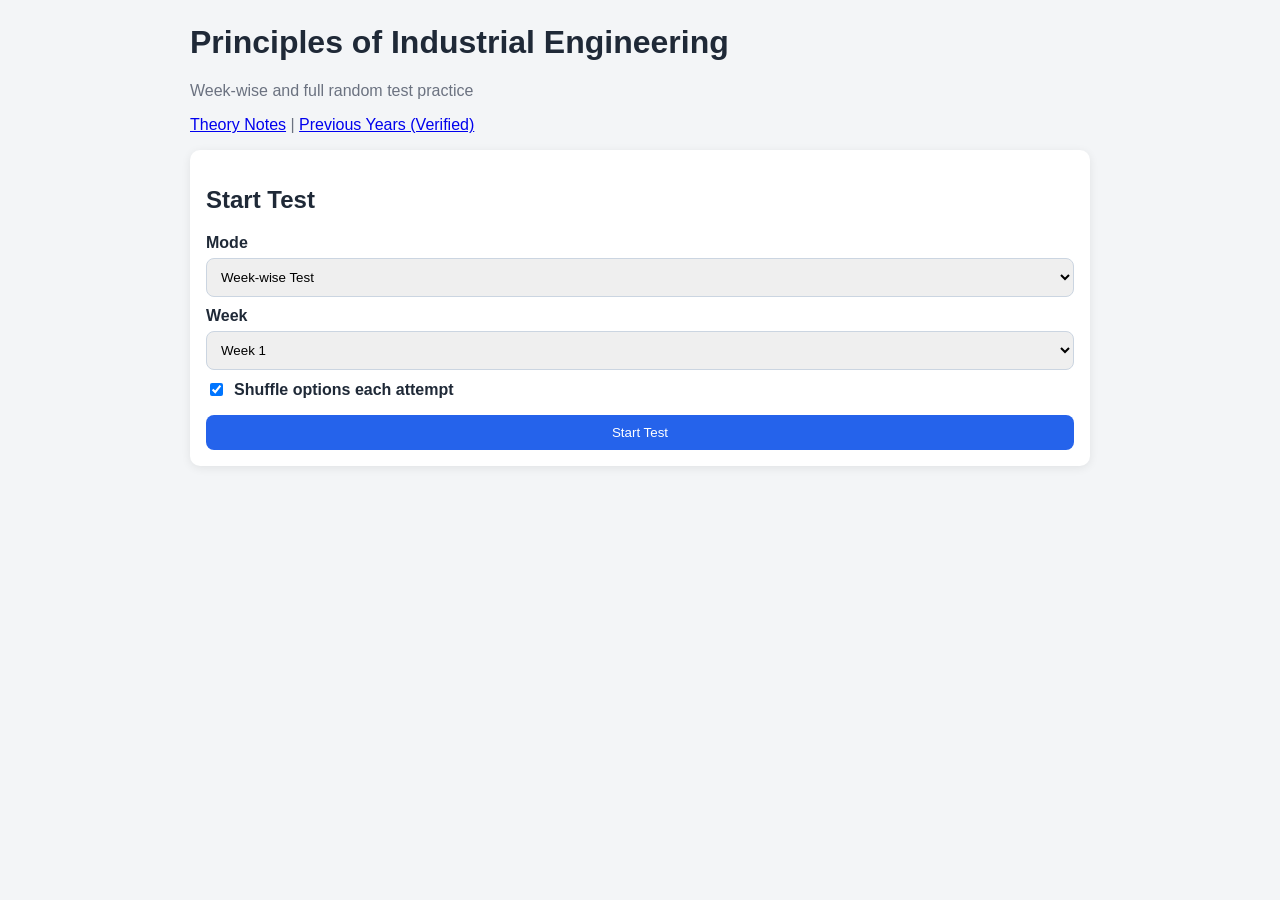
<file: index.html>
<!doctype html>
<html lang="en">
  <head>
    <meta charset="UTF-8" />
    <meta name="viewport" content="width=device-width, initial-scale=1.0" />
    <title>NPTEL Industrial Engineering Quiz</title>
    <link rel="stylesheet" href="/styles.css" />
  </head>
  <body>
    <main class="container">
      <h1>Principles of Industrial Engineering</h1>
      <p class="muted">Week-wise and full random test practice</p>
      <p class="muted">
        <a href="/theory.html">Theory Notes</a> |
        <a href="/archives.html">Previous Years (Verified)</a>
      </p>

      <section id="setupCard" class="card">
        <h2>Start Test</h2>
        <label>
          Mode
          <select id="modeSelect">
            <option value="week">Week-wise Test</option>
            <option value="random">Random Test (All 120)</option>
          </select>
        </label>

        <label id="weekWrap">
          Week
          <select id="weekSelect"></select>
        </label>

        <label class="inline">
          <input type="checkbox" id="shuffleOptions" checked />
          Shuffle options each attempt
        </label>

        <button id="startBtn">Start Test</button>
      </section>

      <section id="quizCard" class="card hidden">
        <h2 id="quizTitle"></h2>
        <p class="muted">No negative marking. 1 mark for correct, 0 for wrong.</p>
        <form id="quizForm"></form>
        <button id="submitBtn" class="submit">Submit Test</button>
      </section>

      <section id="resultCard" class="card hidden">
        <h2>Results</h2>
        <p id="scoreText" class="score"></p>
        <div class="actions">
          <button id="retakeBtn">Retake (New Shuffle)</button>
          <button id="resetBtn">Choose New Test</button>
        </div>
      </section>
    </main>

    <script src="/app.js"></script>
  </body>
  </html>
</file>
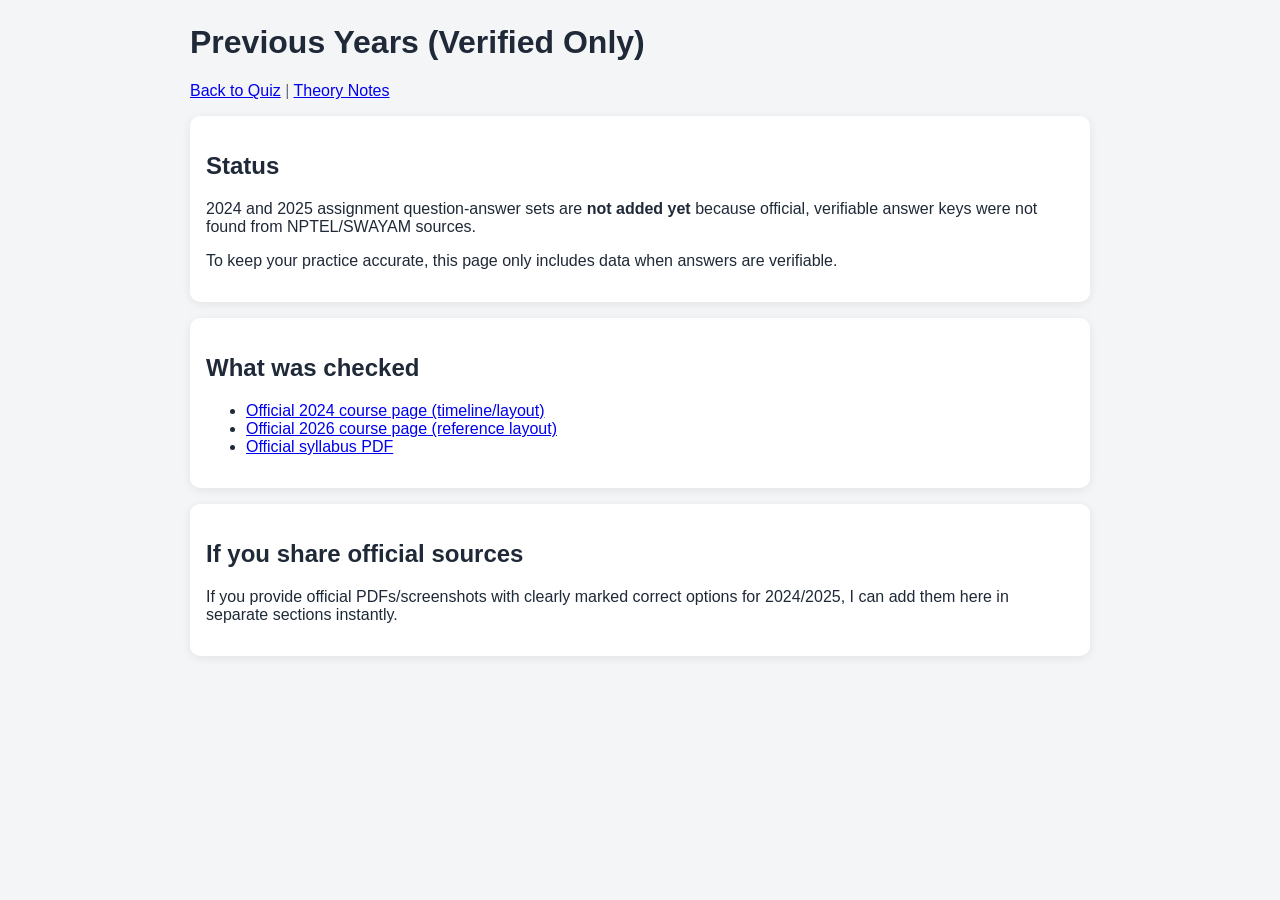
<file: archives.html>
<!doctype html>
<html lang="en">
  <head>
    <meta charset="UTF-8" />
    <meta name="viewport" content="width=device-width, initial-scale=1.0" />
    <title>Previous Years - Verified Only</title>
    <link rel="stylesheet" href="/styles.css" />
  </head>
  <body>
    <main class="container">
      <h1>Previous Years (Verified Only)</h1>
      <p class="muted"><a href="/">Back to Quiz</a> | <a href="/theory.html">Theory Notes</a></p>

      <section class="card">
        <h2>Status</h2>
        <p>
          2024 and 2025 assignment question-answer sets are <strong>not added yet</strong> because
          official, verifiable answer keys were not found from NPTEL/SWAYAM sources.
        </p>
        <p>
          To keep your practice accurate, this page only includes data when answers are verifiable.
        </p>
      </section>

      <section class="card">
        <h2>What was checked</h2>
        <ul>
          <li><a href="https://onlinecourses.nptel.ac.in/noc24_me17/preview">Official 2024 course page (timeline/layout)</a></li>
          <li><a href="https://onlinecourses.nptel.ac.in/noc26_me78/preview">Official 2026 course page (reference layout)</a></li>
          <li><a href="https://archive.nptel.ac.in/content/syllabus_pdf/112107292.pdf">Official syllabus PDF</a></li>
        </ul>
      </section>

      <section class="card">
        <h2>If you share official sources</h2>
        <p>
          If you provide official PDFs/screenshots with clearly marked correct options for 2024/2025,
          I can add them here in separate sections instantly.
        </p>
      </section>
    </main>
  </body>
  </html>
</file>
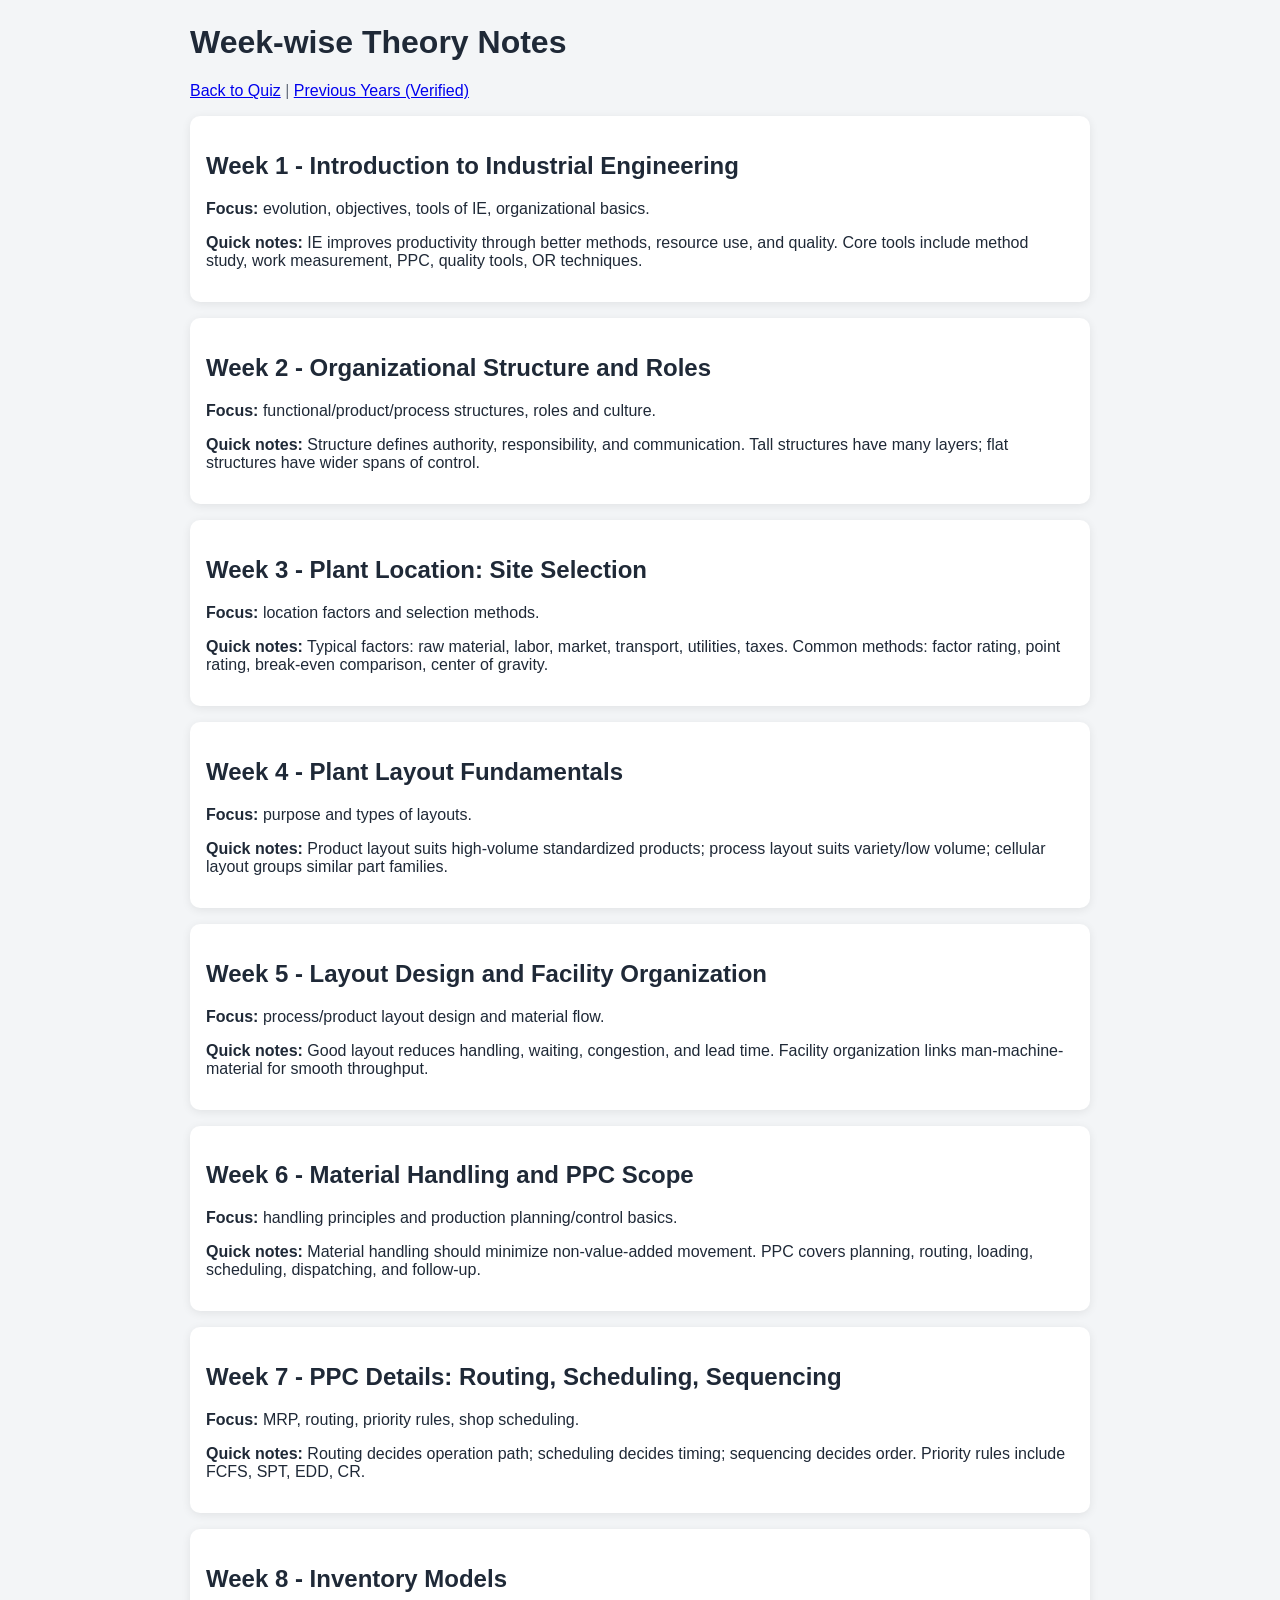
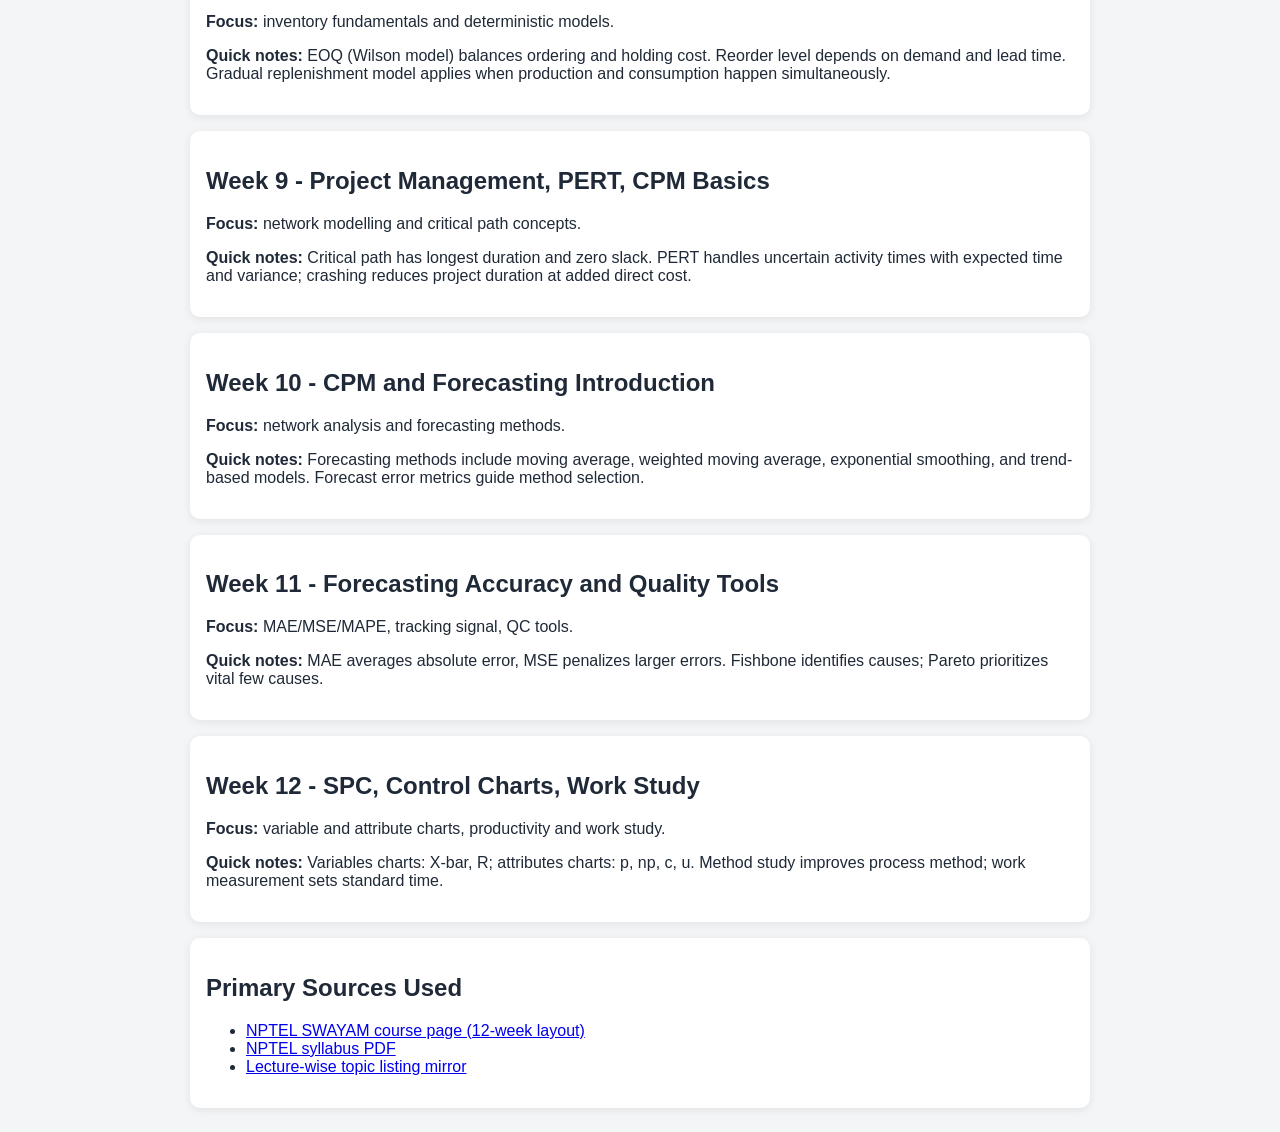
<file: theory.html>
<!doctype html>
<html lang="en">
  <head>
    <meta charset="UTF-8" />
    <meta name="viewport" content="width=device-width, initial-scale=1.0" />
    <title>Week-wise Theory Notes</title>
    <link rel="stylesheet" href="/styles.css" />
  </head>
  <body>
    <main class="container">
      <h1>Week-wise Theory Notes</h1>
      <p class="muted"><a href="/">Back to Quiz</a> | <a href="/archives.html">Previous Years (Verified)</a></p>

      <section class="card">
        <h2>Week 1 - Introduction to Industrial Engineering</h2>
        <p><strong>Focus:</strong> evolution, objectives, tools of IE, organizational basics.</p>
        <p><strong>Quick notes:</strong> IE improves productivity through better methods, resource use, and quality. Core tools include method study, work measurement, PPC, quality tools, OR techniques.</p>
      </section>

      <section class="card">
        <h2>Week 2 - Organizational Structure and Roles</h2>
        <p><strong>Focus:</strong> functional/product/process structures, roles and culture.</p>
        <p><strong>Quick notes:</strong> Structure defines authority, responsibility, and communication. Tall structures have many layers; flat structures have wider spans of control.</p>
      </section>

      <section class="card">
        <h2>Week 3 - Plant Location: Site Selection</h2>
        <p><strong>Focus:</strong> location factors and selection methods.</p>
        <p><strong>Quick notes:</strong> Typical factors: raw material, labor, market, transport, utilities, taxes. Common methods: factor rating, point rating, break-even comparison, center of gravity.</p>
      </section>

      <section class="card">
        <h2>Week 4 - Plant Layout Fundamentals</h2>
        <p><strong>Focus:</strong> purpose and types of layouts.</p>
        <p><strong>Quick notes:</strong> Product layout suits high-volume standardized products; process layout suits variety/low volume; cellular layout groups similar part families.</p>
      </section>

      <section class="card">
        <h2>Week 5 - Layout Design and Facility Organization</h2>
        <p><strong>Focus:</strong> process/product layout design and material flow.</p>
        <p><strong>Quick notes:</strong> Good layout reduces handling, waiting, congestion, and lead time. Facility organization links man-machine-material for smooth throughput.</p>
      </section>

      <section class="card">
        <h2>Week 6 - Material Handling and PPC Scope</h2>
        <p><strong>Focus:</strong> handling principles and production planning/control basics.</p>
        <p><strong>Quick notes:</strong> Material handling should minimize non-value-added movement. PPC covers planning, routing, loading, scheduling, dispatching, and follow-up.</p>
      </section>

      <section class="card">
        <h2>Week 7 - PPC Details: Routing, Scheduling, Sequencing</h2>
        <p><strong>Focus:</strong> MRP, routing, priority rules, shop scheduling.</p>
        <p><strong>Quick notes:</strong> Routing decides operation path; scheduling decides timing; sequencing decides order. Priority rules include FCFS, SPT, EDD, CR.</p>
      </section>

      <section class="card">
        <h2>Week 8 - Inventory Models</h2>
        <p><strong>Focus:</strong> inventory fundamentals and deterministic models.</p>
        <p><strong>Quick notes:</strong> EOQ (Wilson model) balances ordering and holding cost. Reorder level depends on demand and lead time. Gradual replenishment model applies when production and consumption happen simultaneously.</p>
      </section>

      <section class="card">
        <h2>Week 9 - Project Management, PERT, CPM Basics</h2>
        <p><strong>Focus:</strong> network modelling and critical path concepts.</p>
        <p><strong>Quick notes:</strong> Critical path has longest duration and zero slack. PERT handles uncertain activity times with expected time and variance; crashing reduces project duration at added direct cost.</p>
      </section>

      <section class="card">
        <h2>Week 10 - CPM and Forecasting Introduction</h2>
        <p><strong>Focus:</strong> network analysis and forecasting methods.</p>
        <p><strong>Quick notes:</strong> Forecasting methods include moving average, weighted moving average, exponential smoothing, and trend-based models. Forecast error metrics guide method selection.</p>
      </section>

      <section class="card">
        <h2>Week 11 - Forecasting Accuracy and Quality Tools</h2>
        <p><strong>Focus:</strong> MAE/MSE/MAPE, tracking signal, QC tools.</p>
        <p><strong>Quick notes:</strong> MAE averages absolute error, MSE penalizes larger errors. Fishbone identifies causes; Pareto prioritizes vital few causes.</p>
      </section>

      <section class="card">
        <h2>Week 12 - SPC, Control Charts, Work Study</h2>
        <p><strong>Focus:</strong> variable and attribute charts, productivity and work study.</p>
        <p><strong>Quick notes:</strong> Variables charts: X-bar, R; attributes charts: p, np, c, u. Method study improves process method; work measurement sets standard time.</p>
      </section>

      <section class="card">
        <h2>Primary Sources Used</h2>
        <ul>
          <li><a href="https://onlinecourses.nptel.ac.in/noc26_me78/preview">NPTEL SWAYAM course page (12-week layout)</a></li>
          <li><a href="https://archive.nptel.ac.in/content/syllabus_pdf/112107292.pdf">NPTEL syllabus PDF</a></li>
          <li><a href="http://elearn.psgcas.ac.in/nptel/courses/video/112107292/112107292.html">Lecture-wise topic listing mirror</a></li>
        </ul>
      </section>
    </main>
  </body>
  </html>
</file>
<file: styles.css>
body {
  font-family: Arial, sans-serif;
  margin: 0;
  background: #f3f5f7;
  color: #1f2937;
}

.container {
  max-width: 900px;
  margin: 24px auto;
  padding: 0 12px;
}

.card {
  background: #fff;
  border-radius: 10px;
  padding: 16px;
  box-shadow: 0 2px 10px rgba(0, 0, 0, 0.08);
  margin-bottom: 16px;
}

.hidden {
  display: none;
}

label {
  display: block;
  margin-bottom: 10px;
  font-weight: 600;
}

select,
button {
  margin-top: 6px;
  padding: 10px;
  width: 100%;
  border-radius: 8px;
  border: 1px solid #cbd5e1;
}

button {
  background: #2563eb;
  color: #fff;
  border: none;
  cursor: pointer;
}

button:hover {
  background: #1d4ed8;
}

.inline {
  display: flex;
  align-items: center;
  gap: 8px;
}

.inline input {
  width: auto;
}

.qcard {
  padding: 10px;
  border: 1px solid #e5e7eb;
  border-radius: 8px;
  margin-bottom: 12px;
}

.opt {
  margin: 6px 0;
  padding: 6px;
  border-radius: 6px;
}

.correct {
  background: #dcfce7;
  color: #166534;
}

.wrong {
  background: #fee2e2;
  color: #991b1b;
}

.muted {
  color: #6b7280;
}

.score {
  font-size: 1.1rem;
  font-weight: 700;
}

.actions {
  display: grid;
  gap: 8px;
}
</file>
